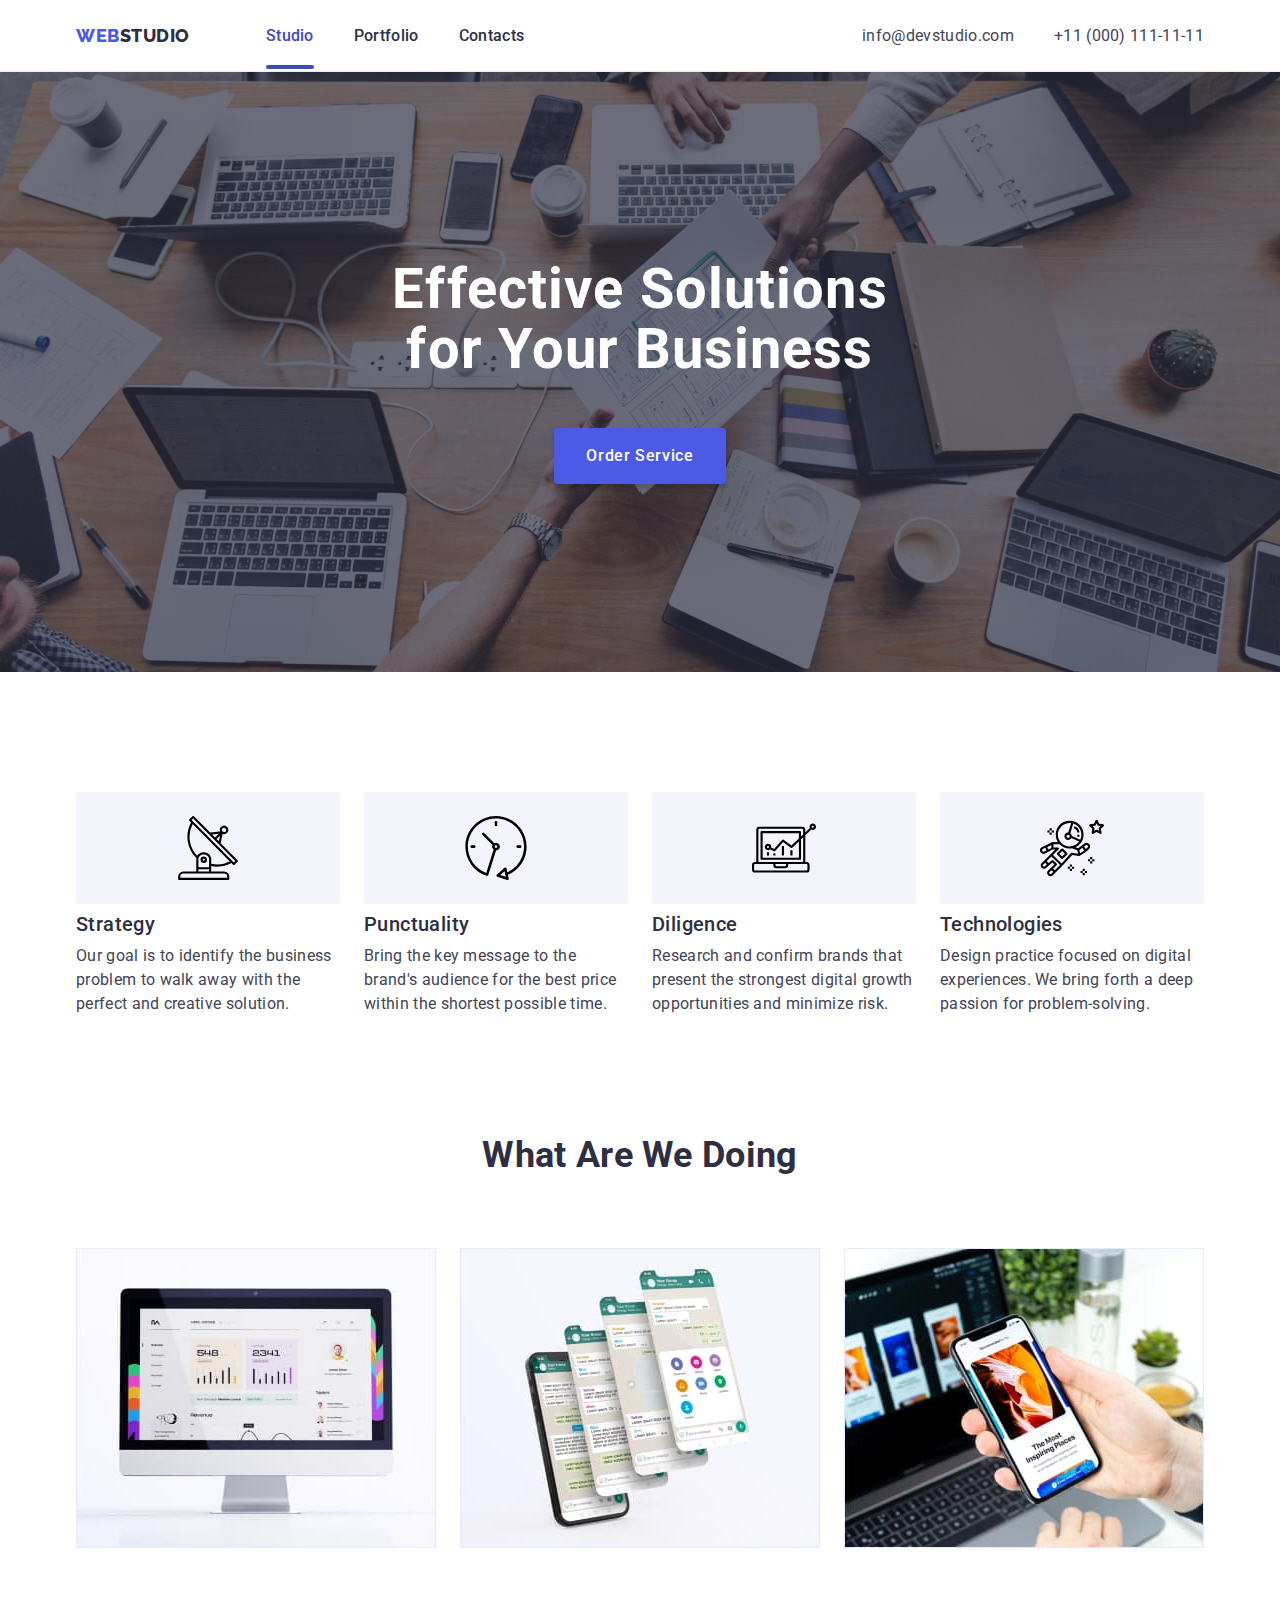
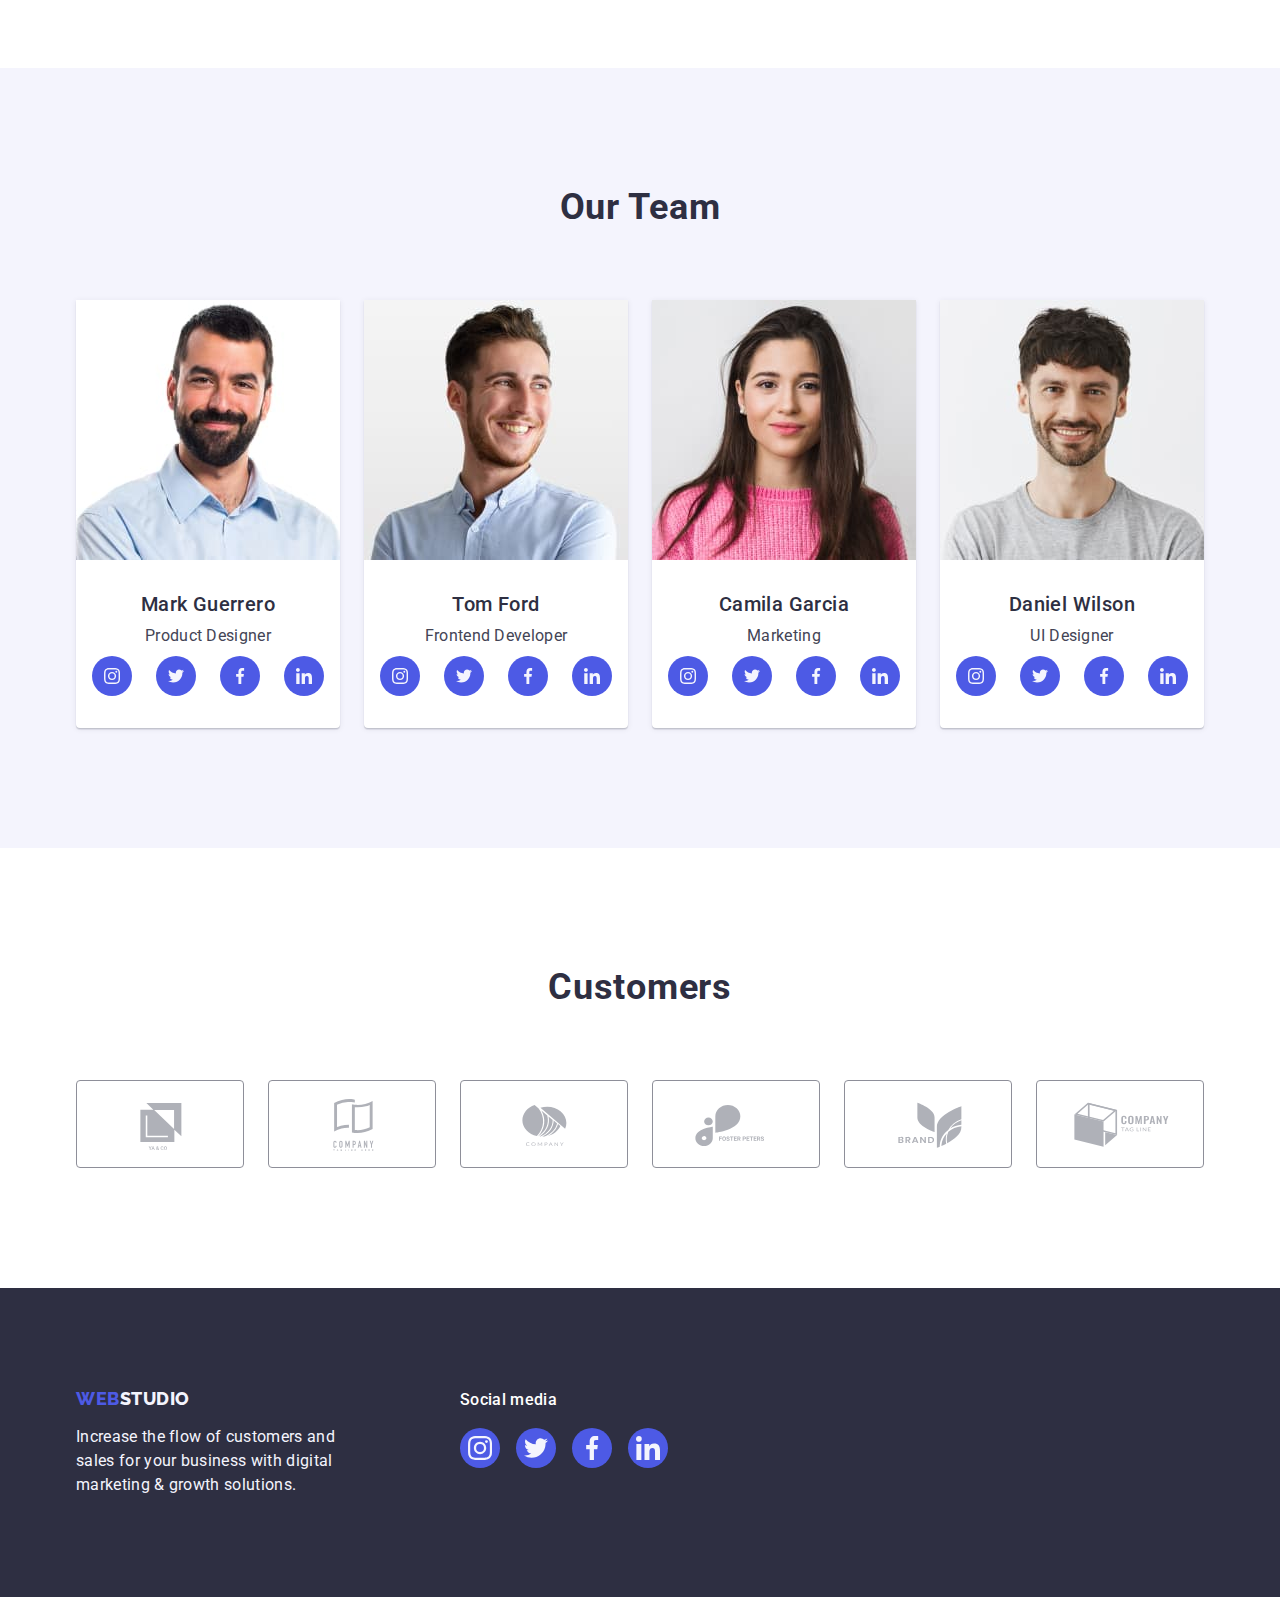
<file: index.html>
<!DOCTYPE html>
<html lang="en">
  <head>
    <meta charset="UTF-8" />
    <meta http-equiv="X-UA-Compatible" content="IE=edge" />
    <meta name="viewport" content="width=device-width, initial-scale=1.0" />
    <title>WebStudio</title>
    <link rel="preconnect" href="https://fonts.googleapis.com" />
    <link rel="preconnect" href="https://fonts.gstatic.com" crossorigin />
    <link
      href="https://fonts.googleapis.com/css2?family=Raleway:wght@800&family=Roboto:wght@400;500;700;900&display=swap"
      rel="stylesheet"
    />
    <link
      rel="stylesheet"
      href="https://cdnjs.cloudflare.com/ajax/libs/modern-normalize/1.0.0/modern-normalize.min.css"
    />
    <link href="https://unpkg.com/aos@2.3.1/dist/aos.css" rel="stylesheet">
    <link rel="stylesheet" href="./css/styles.css" />
  </head>
  <body>
    <!-- Header section -->
    <header class="header">
      <div class="header-container container">
        <nav class="header-nav">
          <a class="link logo header-logo" href="./index.html"
            >Web<span class="logo-dark">Studio</span>
          </a>

          <ul class="header-list list">
            <li class="header-item">
              <a class="link header-link current" href="./index.html">Studio</a>
            </li>
            <li class="header-item">
              <a class="link header-link" href="./portfolio.html">Portfolio</a>
            </li>
            <li class="header-item">
              <a class="link header-link" href="">Contacts</a>
            </li>
          </ul>
        </nav>
        <address class="adress">
          <ul class="adress-list list">
            <li class="adress-item">
              <a class="link adress-link" href="mailto:info@devstudio.com"
                >info@devstudio.com</a
              >
            </li>
            <li class="adress-item">
              <a class="link adress-link" href="tel:+110001111111"
                >+11 (000) 111-11-11</a
              >
            </li>
          </ul>
        </address>
      </div>
    </header>
    <main>
      <!-- Hero section -->
      <section class="hero">
        <div class="container">
          <h1 class="hero-uppertitle">Effective Solutions for Your Business</h1>
          <button class="hero-button" type="button" data-modal-open>Order Service</button>
        </div>
        <!-- Modal window -->
        <div class="backdrop is-hidden" data-modal>
          <div class="modal">
            <button class="modal-button" type="button" data-modal-close>
              <svg class="modal-icon" width="8" height="8">
                <use href="./images/icon.svg#icon-Vector"></use>
              </svg>
            </button>
          </div> 
        </div>
      </section>
      <!-- Feature section -->
      <section class="feature">
        <div class="container">
          <h2 hidden class="feature-uppertitle">Feature section</h2>
          <ul class="feature-list list">
            <li class="feature-item">
              <div class="feature-icon">
                <svg class="feature-svg" width="64" height="64">
                  <use href="./images/icon.svg#icon-antenna"></use>
                </svg>
              </div>
              <h3 class="feature-undertitle">Strategy</h3>
              <p class="feature-text">
                Our goal is to identify the business problem to walk away with
                the perfect and creative solution.
              </p>
            </li>
            <li class="feature-item">
              <div class="feature-icon">
                <svg class="feature-svg" width="64" height="64">
                  <use href="./images/icon.svg#icon-clock"></use>
                </svg>
              </div>
              <h3 class="feature-undertitle">Punctuality</h3>
              <p class="feature-text">
                Bring the key message to the brand's audience for the best price
                within the shortest possible time.
              </p>
            </li>
            <li class="feature-item">
              <div class="feature-icon">
                <svg class="feature-svg" width="64" height="64">
                  <use href="./images/icon.svg#icon-diagram"></use>
                </svg>
              </div>

              <h3 class="feature-undertitle">Diligence</h3>
              <p class="feature-text">
                Research and confirm brands that present the strongest digital
                growth opportunities and minimize risk.
              </p>
            </li>
            <li class="feature-item">
              <div class="feature-icon">
                <svg class="feature-svg" width="64" height="64">
                  <use href="./images/icon.svg#icon-astronaut"></use>
                </svg>
              </div>

              <h3 class="feature-undertitle">Technologies</h3>
              <p class="feature-text">
                Design practice focused on digital experiences. We bring forth a
                deep passion for problem-solving.
              </p>
            </li>
          </ul>
        </div>
      </section>
      <!-- What we are doing section -->
      <section class="doing">
        <div class="container">
          <h2 class="doing-undertitle">What are we doing</h2>
          <ul class="doing-list list">
            <li class="doing-item">
              <img
                class="doing-img"
                src="./images/Doing/computer1.jpg"
                alt="Computer"
                width="360"
                height="300"
              />
            </li>
            <li class="doing-item">
              <img
                class="doing-img"
                src="./images/Doing/site2.jpg"
                alt="Sites"
                width="360"
                height="300"
              />
            </li>
            <li class="doing-item">
              <img
                class="doing-img"
                src="./images/Doing/mobile3.jpg"
                alt="Mobile phone"
                width="360"
                height="300"
              />
            </li>
          </ul>
        </div>
      </section>
      <!-- Our team section-->
      <section class="team">
        <div class="container">
          <h2 class="team-undertitle">Our Team</h2>
          <ul class="team-list list">
            <li class="team-item">
              <img
                class="team-img"
                src="./images/Team/MarkGuerrero1.jpg"
                alt="Mark Guerrero"
                width="264"
                height="260"
              />
              <div class="team-card">
                <h3 class="team-uppertitle">Mark Guerrero</h3>
                <p class="team-text">Product Designer</p>
                <ul class="social-list list">
                  <li class="social-list-item">
                    <a href="" class="social-list-link">
                      <svg class="social-list-icon" width="16" height="16">
                        <use href="./images/icon.svg#icon-instagram"></use>
                      </svg>
                    </a>
                  </li>
                  <li class="social-list-item">
                    <a href="" class="social-list-link">
                      <svg class="social-list-icon" width="16" height="16">
                        <use href="./images/icon.svg#icon-twitter"></use>
                      </svg>
                    </a>
                  </li>
                  <li class="social-list-item">
                    <a href="" class="social-list-link">
                      <svg class="social-list-icon" width="16" height="16">
                        <use href="./images/icon.svg#icon-facebook"></use>
                      </svg>
                    </a>
                  </li>
                  <li class="social-list-item">
                    <a href="" class="social-list-link">
                      <svg class="social-list-icon" width="16" height="16">
                        <use href="./images/icon.svg#icon-linkedin"></use>
                      </svg>
                    </a>
                  </li>
                </ul>
              </div>
            </li>
            <li class="team-item">
              <img
                class="team-img"
                src="./images/Team/TomFord2.jpg"
                alt="Tom Ford"
                width="264"
                height="260"
              />
              <div class="team-card">
                <h3 class="team-uppertitle">Tom Ford</h3>
                <p class="team-text">Frontend Developer</p>
                <ul class="social-list list">
                  <li class="social-list-item">
                    <a href="" class="social-list-link">
                      <svg class="social-list-icon">
                        <use href="./images/icon.svg#icon-instagram"></use>
                      </svg>
                    </a>
                  </li>
                  <li class="social-list-item">
                    <a href="" class="social-list-link">
                      <svg class="social-list-icon">
                        <use href="./images/icon.svg#icon-twitter"></use>
                      </svg>
                    </a>
                  </li>
                  <li class="social-list-item">
                    <a href="" class="social-list-link">
                      <svg class="social-list-icon">
                        <use href="./images/icon.svg#icon-facebook"></use>
                      </svg>
                    </a>
                  </li>
                  <li class="social-list-item">
                    <a href="" class="social-list-link">
                      <svg class="social-list-icon">
                        <use href="./images/icon.svg#icon-linkedin"></use>
                      </svg>
                    </a>
                  </li>
                </ul>
              </div>
            </li>
            <li class="team-item">
              <img
                class="team-img"
                src="./images/Team/CamilaGarcia3.jpg"
                alt="Camila Garcia"
                width="264"
                height="260"
              />
              <div class="team-card">
                <h3 class="team-uppertitle">Camila Garcia</h3>
                <p class="team-text">Marketing</p>
                <ul class="social-list list">
                  <li class="social-list-item">
                    <a href="" class="social-list-link">
                      <svg class="social-list-icon">
                        <use href="./images/icon.svg#icon-instagram"></use>
                      </svg>
                    </a>
                  </li>
                  <li class="social-list-item">
                    <a href="" class="social-list-link">
                      <svg class="social-list-icon">
                        <use href="./images/icon.svg#icon-twitter"></use>
                      </svg>
                    </a>
                  </li>
                  <li class="social-list-item">
                    <a href="" class="social-list-link">
                      <svg class="social-list-icon">
                        <use href="./images/icon.svg#icon-facebook"></use>
                      </svg>
                    </a>
                  </li>
                  <li class="social-list-item">
                    <a href="" class="social-list-link">
                      <svg class="social-list-icon">
                        <use href="./images/icon.svg#icon-linkedin"></use>
                      </svg>
                    </a>
                  </li>
                </ul>
              </div>
            </li>
            <li class="team-item">
              <img
                class="team-img"
                src="./images/Team/DanielWilson4.jpg"
                alt="Daniel Wilson"
                width="264"
                height="260"
              />
              <div class="team-card">
                <h3 class="team-uppertitle">Daniel Wilson</h3>
                <p class="team-text">UI Designer</p>
                <ul class="social-list list">
                  <li class="social-list-item">
                    <a href="" class="social-list-link">
                      <svg class="social-list-icon">
                        <use href="./images/icon.svg#icon-instagram"></use>
                      </svg>
                    </a>
                  </li>
                  <li class="social-list-item">
                    <a href="" class="social-list-link">
                      <svg class="social-list-icon">
                        <use href="./images/icon.svg#icon-twitter"></use>
                      </svg>
                    </a>
                  </li>
                  <li class="social-list-item">
                    <a href="" class="social-list-link">
                      <svg class="social-list-icon">
                        <use href="./images/icon.svg#icon-facebook"></use>
                      </svg>
                    </a>
                  </li>
                  <li class="social-list-item">
                    <a href="" class="social-list-link">
                      <svg class="social-list-icon">
                        <use href="./images/icon.svg#icon-linkedin"></use>
                      </svg>
                    </a>
                  </li>
                </ul>
              </div>
            </li>
          </ul>
        </div>
      </section>
      <!-- Customers -->
      <section class="customers">
        <div class="container">
          <h2 class="customers-uppertitle">Customers</h2>
          <ul class="list customers-list">
            <li class="customers-item">
              <a href="" class="customers-link">
                <svg class="customers-svg" width="104" height="56">
                  <use href="./images/icon.svg#icon-Logo"></use>
                </svg>
              </a>
            </li>
            <li class="customers-item">
              <a href="" class="customers-link">
                <svg class="customers-svg" width="104" height="56">
                  <use href="./images/icon.svg#icon-Logo1"></use>
                </svg>
              </a>
            </li>
            <li class="customers-item">
              <a href="" class="customers-link">
                <svg class="customers-svg" width="104" height="56">
                  <use href="./images/icon.svg#icon-Logo2"></use>
                </svg>
              </a>
            </li>
            <li class="customers-item">
              <a href="" class="customers-link">
                <svg class="customers-svg" width="104" height="56">
                  <use href="./images/icon.svg#icon-Logo3"></use>
                </svg>
              </a>
            </li>
            <li class="customers-item">
              <a href="" class="customers-link">
                <svg class="customers-svg" width="104" height="56">
                  <use href="./images/icon.svg#icon-Logo4"></use>
                </svg>
              </a>
            </li>
            <li class="customers-item">
              <a href="" class="customers-link">
                <svg class="customers-svg" width="104" height="56">
                  <use href="./images/icon.svg#icon-Logo5"></use>
                </svg>
              </a>
            </li>
          </ul>
        </div>
      </section>
    </main>
    <!-- Footer section -->
    <footer class="footer">
      <div class="container footer-flex">
        <div class="footer-first">
          <a class="link logo footer-logo" href="./index.html"
            >Web<span class="logo-light">Studio</span>
          </a>
          <p class="footer-text">
            Increase the flow of customers and sales for your business with
            digital marketing & growth solutions.
          </p>
        </div>
        <div class="footer-second">
          <p class="footer-social">Social media</p>
          <ul class="footer-social-list list">
            <li class="footer-social-list-item">
              <a href="" class="footer-social-list-link">
                <svg class="footer-social-list-icon" width="24" height="24">
                  <use href="./images/icon.svg#icon-instagram"></use>
                </svg>
              </a>
            </li>
            <li class="footer-social-list-item">
              <a href="" class="footer-social-list-link">
                <svg class="footer-social-list-icon" width="24" height="24">
                  <use href="./images/icon.svg#icon-twitter"></use>
                </svg>
              </a>
            </li>
            <li class="footer-social-list-item">
              <a href="" class="footer-social-list-link">
                <svg class="footer-social-list-icon" width="24" height="24">
                  <use href="./images/icon.svg#icon-facebook"></use>
                </svg>
              </a>
            </li>
            <li class="footer-social-list-item">
              <a href="" class="footer-social-list-link">
                <svg class="footer-social-list-icon" width="24" height="24">
                  <use href="./images/icon.svg#icon-linkedin"></use>
                </svg>
              </a>
            </li>
          </ul>
        </div>
      </div>
    </footer>
    <script src="https://unpkg.com/aos@2.3.1/dist/aos.js"></script>
    <script src="./js/animation.js"></script>
    <script src="./js/modal.js">

    </script>
  </body>
</html>
</file>
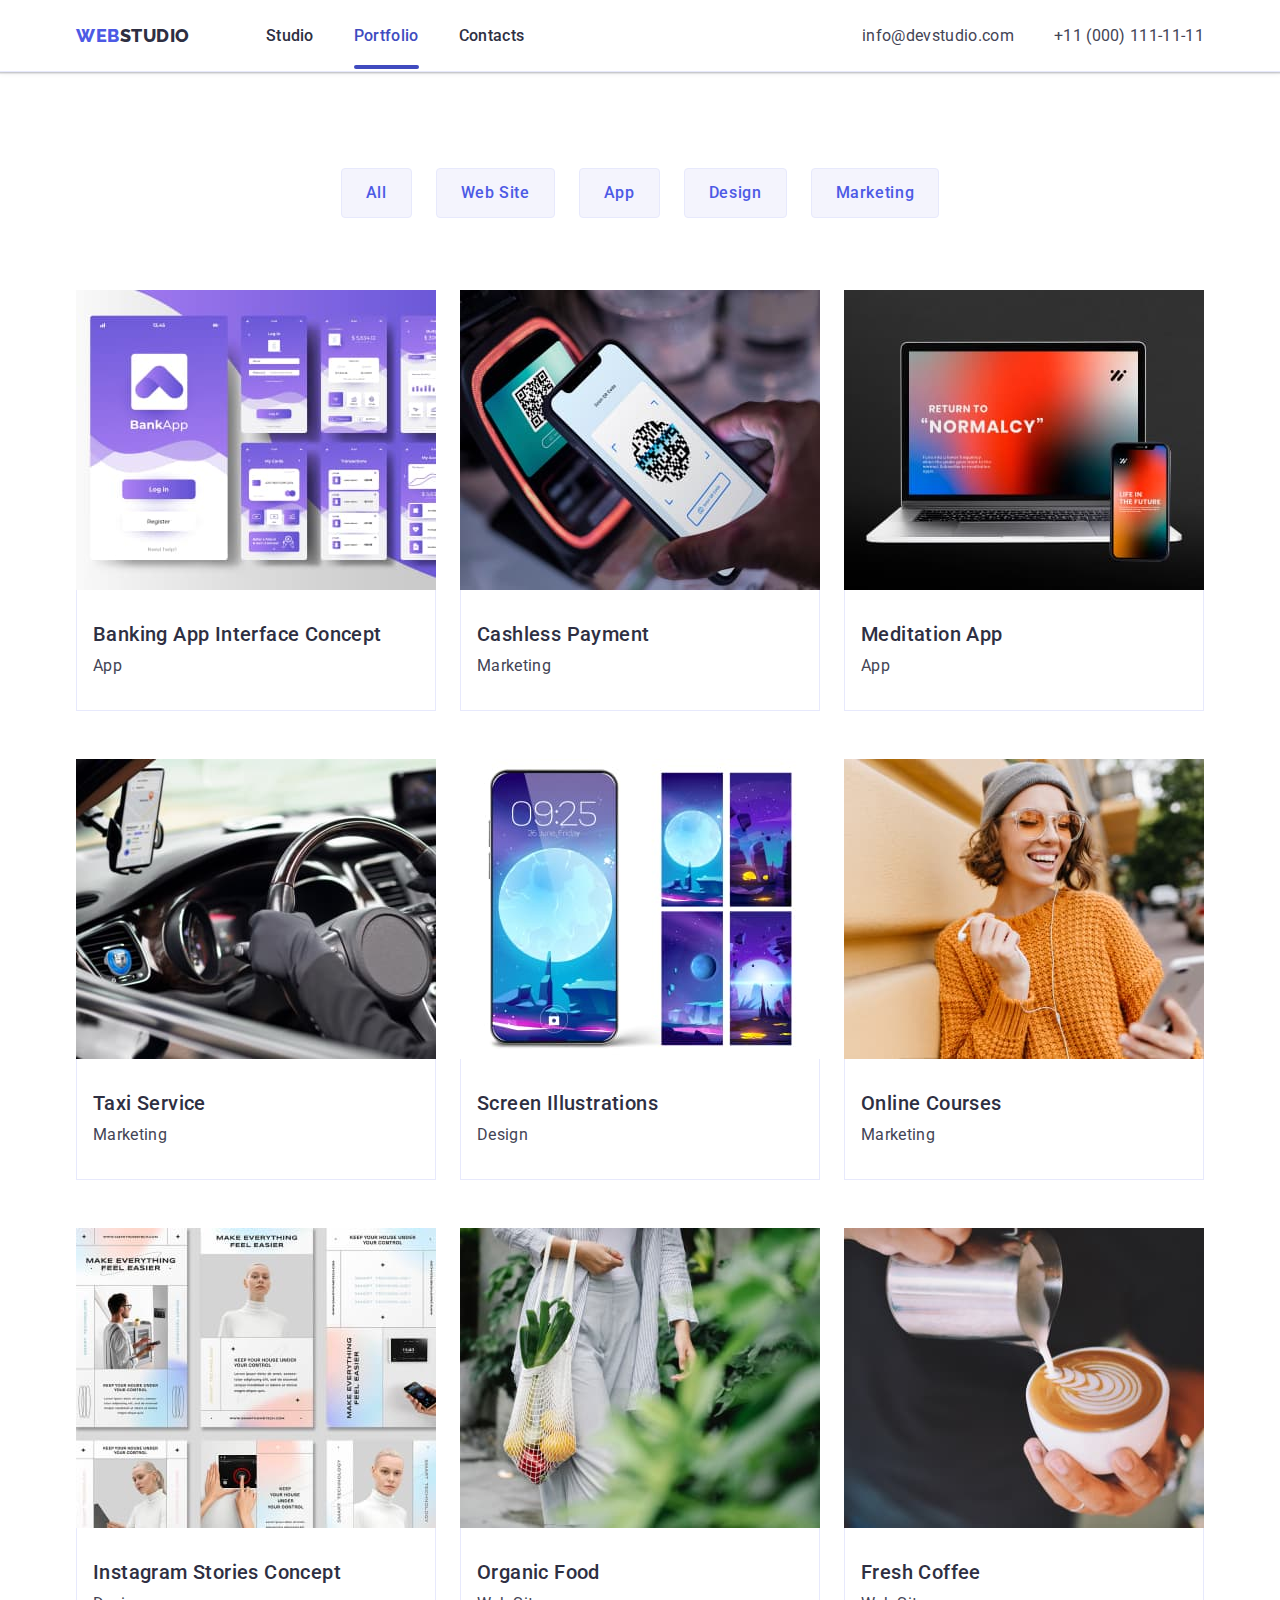
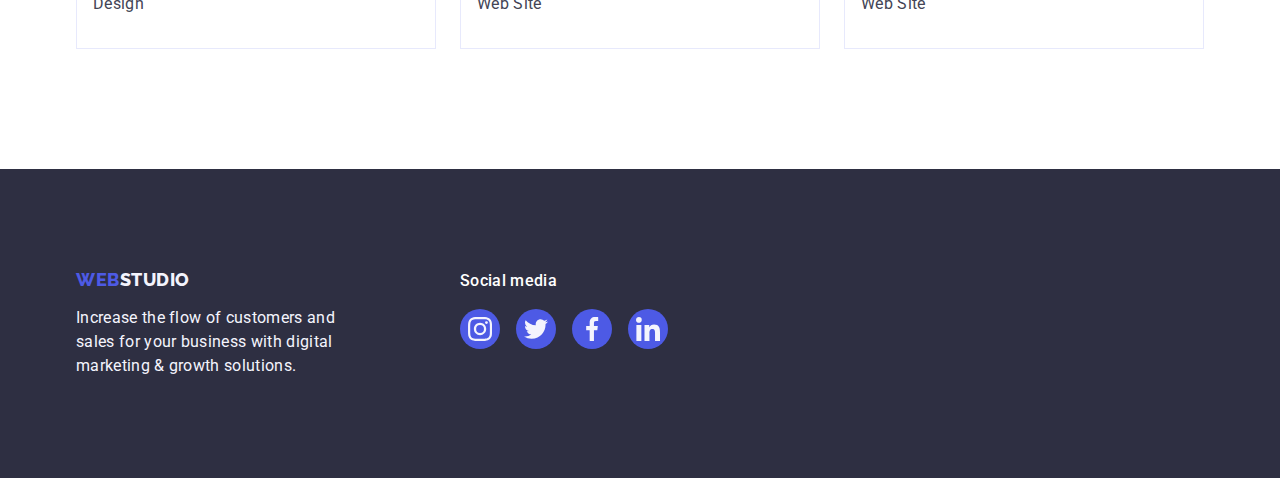
<file: portfolio.html>
<!DOCTYPE html>
<html lang="en">
  <head>
    <meta charset="UTF-8" />
    <meta http-equiv="X-UA-Compatible" content="IE=edge" />
    <meta name="viewport" content="width=device-width, initial-scale=1.0" />
    <title>WebStudio</title>
    <link rel="preconnect" href="https://fonts.googleapis.com" />
    <link rel="preconnect" href="https://fonts.gstatic.com" crossorigin />
    <link
      href="https://fonts.googleapis.com/css2?family=Raleway:wght@800&family=Roboto:wght@400;500;700;900&display=swap"
      rel="stylesheet"
    />
    <link
      rel="stylesheet"
      href="https://cdnjs.cloudflare.com/ajax/libs/modern-normalize/1.0.0/modern-normalize.min.css"
    />
    <link rel="stylesheet" href="./css/styles.css" />
  </head>
  <body>
    <!-- Header section -->
    <header class="header">
      <div class="header-container container">
        <nav class="header-nav">
          <a class="link logo header-logo" href="./index.html"
            >Web<span class="logo-dark">Studio</span></a
          >
          <ul class="header-list list">
            <li class="header-item">
              <a class="link header-link" href="./index.html">Studio</a>
            </li>
            <li class="header-item">
              <a class="link header-link current" href="./portfolio.html">Portfolio</a>
            </li>
            <li class="header-item">
              <a class="link header-link" href="">Contacts</a>
            </li>
          </ul>
        </nav>
        <address class="adress">
          <ul class="adress-list list">
            <li class="adress-item">
              <a class="link adress-link" href="mailto:info@devstudio.com"
                >info@devstudio.com</a
              >
            </li>
            <li class="adress-item">
              <a class="link adress-link" href="tel:+110001111111"
                >+11 (000) 111-11-11</a
              >
            </li>
          </ul>
        </address>
      </div>
    </header>
    <!-- Main section -->
    <main>
      <section class="filters">
        <div class="container">
          <h1 hidden class="filters-uppertitle">Filters</h1>
          <ul class="filters-list list">
            <li class="filters-item">
              <button class="filters-button" type="button">All</button>
            </li>
            <li class="filters-item">
              <button class="filters-button" type="button">Web Site</button>
            </li>
            <li class="filters-item">
              <button class="filters-button" type="button">App</button>
            </li>
            <li class="filters-item">
              <button class="filters-button" type="button">Design</button>
            </li>
            <li class="filters-item">
              <button class="filters-button" type="button">Marketing</button>
            </li>
          </ul>
          <!-- Rows -->
          <ul class="rows-list list">
            <li class="rows-item">
              <a class="link rows-link" href="">
                <div class="rows-wrap">
                  <img
                  class="rows-img"
                  src="./images/Portfolio/one.jpg"
                  alt="Banking App Interface Concept"
                  width="360"
                  height="300"
                />
                  <div class="overlay"><p class="overlay-label">14 Stylish and User-Friendly App Design Concepts · Task Manager App · Calorie Tracker App · Exotic Fruit Ecommerce
                  App ·
                  Cloud Storage App</p></div>
                </div>
                <div class="rows-card">
                  <h2 class="rows-uppertitle">Banking App Interface Concept</h2>
                  <p class="rows-text">App</p>
                </div>
              </a>
            </li>
            <li class="rows-item">
              <a class="link rows-link" href="">
                <div class="rows-wrap"><img
                  class="rows-img"
                  src="./images/Portfolio/two.jpg"
                  alt="Cashless Payment"
                  width="360"
                  height="300"
                />
                <div class="overlay"><p class="overlay-label">14 Stylish and User-Friendly App Design Concepts · Task Manager App · Calorie Tracker App · Exotic Fruit Ecommerce App ·
                Cloud Storage App</p></div>
                </div>
                
                <div class="rows-card">
                  <h2 class="rows-uppertitle">Cashless Payment</h2>
                  <p class="rows-text">Marketing</p>
                </div>
              </a>
            </li>
            <li class="rows-item">
              <a class="link rows-link" href="">
                <div class="rows-wrap"><img
                  class="rows-img"
                  src="./images/Portfolio/three.jpg"
                  alt="Meditation App"
                  width="360"
                  height="300"
                />
                <div class="overlay"><p class="overlay-label">14 Stylish and User-Friendly App Design Concepts · Task Manager App · Calorie Tracker App · Exotic Fruit Ecommerce
                  App ·
                  Cloud Storage App</p></div>
                </div>
                
                <div class="rows-card">
                  <h2 class="rows-uppertitle">Meditation App</h2>
                  <p class="rows-text">App</p>
                </div>
              </a>
            </li>
            <li class="rows-item">
              <a class="link rows-link" href>
                <div class="rows-wrap"><img
                  class="rows-img"
                  src="./images/Portfolio/four.jpg"
                  alt="Taxi Service"
                  width="360"
                  height="300"
                />
                <div class="overlay"><p class="overlay-label">14 Stylish and User-Friendly App Design Concepts · Task Manager App · Calorie Tracker App · Exotic Fruit Ecommerce
                  App ·
                  Cloud Storage App</p>
                </div>
                
                </div>
                
                <div class="rows-card">
                  <h2 class="rows-uppertitle">Taxi Service</h2>
                  <p class="rows-text">Marketing</p>
                </div>
              </a>
            </li>
            <li class="rows-item">
              <a class="link rows-link" href="">
                <div class="rows-wrap"><img
                  class="rows-img"
                  src="./images/Portfolio/five.jpg"
                  alt="Screen Illustrations"
                  width="360"
                  height="300"
                />
                <div class="overlay"><p class="overlay-label">14 Stylish and User-Friendly App Design Concepts · Task Manager App · Calorie Tracker App · Exotic Fruit Ecommerce
                  App ·
                  Cloud Storage App</p>
                </div>
                
                </div>
                
                <div class="rows-card">
                  <h2 class="rows-uppertitle">Screen Illustrations</h2>
                  <p class="rows-text">Design</p>
                </div>
              </a>
            </li>
            <li class="rows-item">
              <a class="link rows-link" href="">
                <div class="rows-wrap"><img
                  class="rows-img"
                  src="./images/Portfolio/six.jpg"
                  alt="Girls with headphones"
                  width="360"
                  height="300"
                />
                <div class="overlay"><p class="overlay-label">14 Stylish and User-Friendly App Design Concepts · Task Manager App · Calorie Tracker App · Exotic Fruit Ecommerce
                  App ·
                  Cloud Storage App</p>
                </div>
                
                </div>
                
                <div class="rows-card">
                  <h2 class="rows-uppertitle">Online Courses</h2>
                  <p class="rows-text">Marketing</p>
                </div>
              </a>
            </li>
            <li class="rows-item">
              <a class="link rows-link" href="">
                <div class="rows-wrap"><img
                  class="rows-img"
                  src="./images/Portfolio/seven.jpg"
                  alt="Instagram Stories Concept"
                  width="360"
                  height="300"
                />
                <div class="overlay"><p class="overlay-label">14 Stylish and User-Friendly App Design Concepts · Task Manager App · Calorie Tracker App · Exotic Fruit Ecommerce
                  App ·
                  Cloud Storage App</p></div>
                
                </div>
                
                <div class="rows-card">
                  <h2 class="rows-uppertitle">Instagram Stories Concept</h2>
                  <p class="rows-text">Design</p>
                </div>
              </a>
            </li>
            <li class="rows-item">
              <a class="link rows-link" href="">
                <div class="rows-wrap"><img
                  class="rows-img"
                  src="./images/Portfolio/eight.jpg"
                  alt="Organic food"
                  width="360"
                  height="300"
                />
                <div class="overlay"><p class="overlay-label">14 Stylish and User-Friendly App Design Concepts · Task Manager App · Calorie Tracker App · Exotic Fruit Ecommerce
                  App ·
                  Cloud Storage App</p></div>
                
                </div>
                
                <div class="rows-card">
                  <h2 class="rows-uppertitle">Organic Food</h2>
                  <p class="rows-text">Web Site</p>
                </div>
              </a>
            </li>
            <li class="rows-item">
              <a class="link rows-link" href="">
                <div class="rows-wrap"><img
                  class="rows-img"
                  src="./images/Portfolio/nine.jpg"
                  alt="Cup of coffee"
                  width="360"
                  height="300"
                />
                <div class="overlay"><p class="overlay-label">14 Stylish and User-Friendly App Design Concepts · Task Manager App · Calorie Tracker App · Exotic Fruit Ecommerce
                  App ·
                  Cloud Storage App</p></div>
                </div>
                
                <div class="rows-card">
                  <h2 class="rows-uppertitle">Fresh Coffee</h2>
                  <p class="rows-text">Web Site</p>
                </div>
              </a>
            </li>
          </ul>
        </div>
      </section>
    </main>
    <!-- Footer section -->
    <footer class="footer">
      <div class="container footer-flex">
        <div class="footer-first">
          <a class="link logo footer-logo" href="./index.html"
            >Web<span class="logo-light">Studio</span>
          </a>
          <p class="footer-text">
            Increase the flow of customers and sales for your business with
            digital marketing & growth solutions.
          </p>
        </div>
        <div class="footer-second">
          <h2 class="footer-social">Social media</h2>
          <ul class="footer-social-list list">
            <li class="footer-social-list-item">
              <a href="" class="footer-social-list-link">
                <svg class="footer-social-list-icon" width="24" height="24">
                  <use href="./images/icon.svg#icon-instagram"></use>
                </svg>
              </a>
            </li>
            <li class="footer-social-list-item">
              <a href="" class="footer-social-list-link">
                <svg class="footer-social-list-icon" width="24" height="24">
                  <use href="./images/icon.svg#icon-twitter"></use>
                </svg>
              </a>
            </li>
            <li class="footer-social-list-item">
              <a href="" class="footer-social-list-link">
                <svg class="footer-social-list-icon" width="24" height="24">
                  <use href="./images/icon.svg#icon-facebook"></use>
                </svg>
              </a>
            </li>
            <li class="footer-social-list-item">
              <a href="" class="footer-social-list-link">
                <svg class="footer-social-list-icon" width="24" height="24">
                  <use href="./images/icon.svg#icon-linkedin"></use>
                </svg>
              </a>
            </li>
          </ul>
        </div>
      </div>
    </footer>
  </body>
</html>
</file>
<file: css/styles.css>
:root {
/* Fonts */
    --primary-font: Roboto, sans-serif;
    --secondary-font: Raleway, sans-serif;
/* Text colors */
    --navy-blue: #2e2f42;
    --slate: #434455;
    --white: #ffffff;
    --cloud: #f4f4fd;
    --iris: #4d5ae5;
/* other */
    --background: rgba(46, 47, 66, 0.7);
    --ocean: #404bbf;
    --green: #31d0aa;
    --light-slate: #8e8f99;
    --cornflower: #e7e9fc;
    --dairy: #fcfcfc;

    --header-idx: 10;
    --modal-idx: 100;
    
    --anim-fast: 400ms ease-in;
    --anim-slow: 1000ms ease-in-out;
}


body {
    font-family: Roboto, sans-serif;
    font-family: var(--primary-font);
    font-size: 16px;
    line-height: 1.5;
    letter-spacing: 0.02em;
    color: var(--slate);
    background-color: var(--white);
}
img {
    display: block;
    max-width: 100%;
    height: auto;
}

/* reset start */

h1,
h2,
h3,
p {
    margin: 0;
}
.link {
    text-decoration: none;
}
.list {
    list-style: none;
    padding: 0;
    margin: 0;
}

/* reset end */

.container {
    max-width: 1158px;
    padding: 0 15px;
    margin: 0 auto;

}
.logo {
        font-family: var(--secondary-font);
        font-weight: 800;
        font-size: 18px;
        line-height: 1.17;
        letter-spacing: 0.03em;
        text-transform: uppercase;
        color: var(--iris);
}

.logo-dark {
    color: var(--navy-blue);
    
}

.logo-light {
    color: var(--cloud);
}

/* header */

.header {
    height: 72px;
    border-bottom: 1px solid var(--cornflower);
    box-shadow: 0px 2px 1px rgba(46, 47, 66, 0.08), 0px 1px 1px rgba(46, 47, 66, 0.16), 0px 1px 6px rgba(46, 47, 66, 0.08);
}
.header-logo {
    margin-right: 76px;
}

.header-container {
    display: flex;
    justify-content: space-between;
    height: 72px;
    align-items: center;
}
.header-nav {
    display: flex;
    font-weight: 500;
    color: var(--navy-blue);
    margin-right: 332px;
    align-items: center;
}


.header-list {
    display: flex;
    align-items: center;
    gap: 40px;
}


.header-item {}
.header-link {
    color: inherit;
    padding: 24px 0;
    position: relative;
    transition-duration: 250ms;
    transition-timing-function: cubic-bezier(0.4, 0, 0.2, 1);
    transition-property: color;
}


.header-link:hover,
.header-link:focus {
    color: var(--ocean);
}

.header-link::after {
    content: "";
    display: block;
    position: absolute;
    bottom: 0;
    width: 100%;
    height: 4px;
    left: 0px;
    border-radius: 2px;
    transition-duration: 250ms;
    transition-timing-function: cubic-bezier(0.4, 0, 0.2, 1);
}
.header-link.current::after {
    background-color: var(--ocean);
}
.header-link.current {
    color: var(--ocean);
}

/* adress */

.adress {
    font-style: inherit;
    align-items: center;
}

.adress-list {
    display: flex;
    gap: 40px;
    align-items: center;
}

.adress-item {}

.adress-link {
    display: inline-block;
    color: inherit;
    align-items: center;
    padding: 24px 0;
    transition-duration: 250ms;
    transition-timing-function: cubic-bezier(0.4, 0, 0.2, 1);

}
.adress-link:hover,
.adress-link:focus {
    color: var(--ocean);
}

/* hero */

.hero {
    padding: 188px 0;
    background-image: linear-gradient(
        to bottom, 
        var(--background), 
        var(--background)
        ),
        url(../images/Hero/people-office.jpg);
        background-color: var(--background);
    background-repeat: no-repeat;
    background-position: center;
    background-size: cover;
    max-width: 1440px;
    height: 600px;
    margin-left: auto;
    margin-right: auto;
}

.hero-uppertitle {
            font-size: 56px;
            line-height: 1.07;
            color: var(--white);
            text-align: center;
            letter-spacing: 0.02em;
            width: 496px;
            margin-bottom: 48px;
            margin-left: auto;
            margin-right: auto;
            max-width: 496px;    
}

.hero-button {
        box-sizing: border-box;
        display: block;
        background: var(--iris);
        box-shadow: 0px 4px 4px rgba(0, 0, 0, 0.15);
        border-radius: 4px;
        color: var(--white);
        cursor: pointer;
        font-weight: 500;
        font-size: 16px;
        line-height: 1.5;
        letter-spacing: 0.04em;
        font-family: inherit;
        min-width: 169px;
        height: 56px;
        text-align: center;
        margin-left: auto;
        margin-right: auto;
        padding: 16px 32px;
        border: none;
        transition-duration: 250ms;
        transition-timing-function: cubic-bezier(0.4, 0, 0.2, 1);
        transition-property: background-color;
}
.hero-button:hover,
.hero-button:focus {
    background-color: var(--ocean);
}
/* Modal styles */
.backdrop {
    position: fixed;
    background-color: rgba(46, 47, 66, 0.4);
    width: 100%;
    height: 100%;
    top: 0;
    left: 0;
    z-index: 100;
    transition: opacity 200ms ease, visibility 200ms ease;
}
.backdrop.is-hidden {
    opacity: 0;
    visibility: hidden;
    pointer-events: none;
}
.modal {
    position: absolute;
    width: 408px;
    min-height: 584px;
    background-color: var(--dairy);
    box-shadow: 0px 1px 1px rgba(0, 0, 0, 0.14), 0px 1px 3px rgba(0, 0, 0, 0.12), 0px 2px 1px rgba(0, 0, 0, 0.2);
    border-radius: 4px;
    z-index: 100;
    top: 50%;
    left: 50%;
    padding: 24px;
    transform: translate(-50%, -50%) rotate(0) scale(1);
    opacity: 1;
    transition: transform 400 ms ease-in 200ms, opacity 400ms ease-in 200ms;
    }

.backdrop.is-hidden.modal {
    transform: translate(-50%, -50%) rotate(360deg) scale (0.2);
    opacity: 0;
    }
.modal-button {
    display: flex;
    justify-content: center;
    align-items: center;
    margin-left: auto;
    width: 24px;
    height: 24px;
    background-color: var(--cornflower);
    border-radius: 50%;
    border: 1px solid rgba(0, 0, 0, 0.1);
    cursor: pointer;
    transition-property: background-color;
    transition-duration: 250ms;
    transition-timing-function: cubic-bezier(0.4, 0, 0.2, 1);
}    
.modal-button:hover,
.modal-button:focus {
    fill: var(--white);
    background-color: var(--ocean);
    color: var(--white);
}
.modal-icon {
}

/* feature */

.feature {
    padding: 120px 0;
}

.feature-uppertitle {
}

.feature-list {
    display: flex;
    gap: 24px;
}

.feature-item {
    width: calc((100%-72px) / 4);
}
.feature-icon {
    display: flex;
    align-items: center;
    justify-content: center;
    height: 112px;
    background-color: var(--cloud);
    border-radius: 4px;
    margin-bottom: 8px;
    width: 264px;
}

.feature-undertitle {
        font-weight: 500;
        font-size: 20px;
        line-height: 1.2;
        color: var(--navy-blue);
        letter-spacing: 0.02em;
        margin-bottom: 8px;
}

.feature-text {}

/* what we are doing */

.doing {
    padding: 120px 0;
    padding-top: 0;
}

.doing-undertitle {
        font-size: 36px;
        line-height: 1.17;
        color: var(--navy-blue);
        line-height: 1.11;
        text-align: center;
        text-transform: capitalize;
        margin: auto;
        margin-bottom: 72px;
}

.doing-list {
    display: flex;
    gap: 24px;
}

.doing-item {
    width: calc((100%-48px)/3);
}

.doing-img {}
/* our team */

.team {
    background-color: var(--cloud);
    padding: 120px 0;
}

.team-undertitle {
        font-size: 36px;
        color: var(--navy-blue);
        letter-spacing: 0.02em;
        margin-left: auto;
        margin-right: auto;
        line-height: 1.11;
        margin-bottom: 72px;
        text-align: center;
}

.team-list {
    display: flex;
    gap: 24px;
}

.team-item {
    background-color: var(--white);
    text-align: center;
    width: calc((100% - 72px) / 4);
    border-radius: 0px 0px 4px 4px;
    box-shadow: 0px 1px 6px rgba(46, 47, 66, 0.08), 0px 1px 1px rgba(46, 47, 66, 0.16), 0px 2px 1px rgba(46, 47, 66, 0.08);
}

.team-img {
}

.team-card {
    padding: 32px 0;
    border-radius: 0px 0px 4px 4px;

}
.team-uppertitle {
    font-weight: 500;
        font-size: 20px;
        line-height: 1.2;
        color: var(--navy-blue);
        letter-spacing: 0.02em;
        margin-bottom: 8px;
}

.team-text {
    margin-bottom: 8px;
}
.social-list {
    display: flex;
    justify-content: center;
    gap: 24px;
}

.social-list-item {
    width: 40px;
    height: 40px;
}
.social-list-link {
    display: flex;
    justify-content: center;
    align-items: center;
    width: 100%;
    height: 100%;
    background-color: var(--iris);
    border-radius: 50%;
    transition-duration: 250ms;
    transition-timing-function: cubic-bezier(0.4, 0, 0.2, 1);
    transition-property: background-color;
}
.social-list-link:hover,
.social-list-link:focus {
    background-color: var(--ocean);
} 
.social-list-icon {
    width: 16px;
    height: 16px;
    fill: var(--cloud)
}

/* customers */
.customers {
    padding: 120px 0;
    
}
.customers-uppertitle {
    margin-bottom: 72px;
    font-size: 36px;
    text-align: center;
    letter-spacing: 0.02em;
    color: var(--navy-blue);
    margin-right: auto;
    margin-left: auto;
    line-height: 1.1;
}
.customers-list {
    display: flex;
    justify-content: center;
    gap: 24px;
}
.customers-item {
    width: calc((100% - 120px) / 6);
    height: 88px;
   
}
.customers-link {
    display: flex;
    align-items: center;
    justify-content: center;
    border: 1px solid var(--light-slate);
    border-radius: 4px;
    color: #afb1b8;  
    height: 100%;
    width: 100%;
    transition-duration: 250ms;
    transition-timing-function: cubic-bezier(0.4, 0, 0.2, 1);
    transition-property: color;
}
.customers-link:hover,
.customers-link:focus {
    border-color: var(--ocean);
    color: var(--ocean);
}
.customers-svg {
    fill: currentColor;
    width: 104px;
    height: 56px;
    justify-content: center;
    align-items: center;
}

/* footer */

.footer {
    background-color: var(--navy-blue);
    padding: 100px 0;
}
.footer-logo {
    display: inline-block;
    margin-bottom: 16px;
}

.footer-text {
    color: var(--cloud);
    width: 264px;
}

.footer-social-list {
    display: flex;
    justify-content: center;
    gap: 16px;
}

.footer-social-list-link {
    display: flex;
    justify-content: center;
    align-items: center;
    width: 40px;
    height: 40px;
    background-color: var(--iris);
    border-radius: 50%;
    transition-duration: 250ms;
    transition-timing-function: cubic-bezier(0.4, 0, 0.2, 1);
    transition-property: background-color;
}
.footer-social-list-link:hover,
.footer-social-list-link:focus {
    background-color: var(--green);

}
.footer-social-list-icon {
    fill: var(--cloud);
}
.footer-flex {
    display: flex;
    align-items: baseline;
}
.footer-first {
    margin-right: 120px;
}
.footer-social {
    margin-bottom: 16px;
    color: var(--white);
    height: 24px;
    font-weight: 500;
    font-size: 16px;
    line-height: 1.5;
    letter-spacing: 0.02em;
}

/* Portfolio */

/* filters */
.filters {
    padding-bottom: 120px;
    padding-top: 96px;
}

.filters-uppertitle {
  
}

.filters-list {
    display: flex;
    gap: 24px;
    margin-bottom: 72px;
    justify-content: center;
}

.filters-item {}

.filters-button {
    letter-spacing: 0.04em;
    color: var(--iris);
    background-color: var(--cloud);
    border: 1px solid var(--cornflower);
        border-radius: 4px;
        cursor: pointer;
        font-family: inherit;
        font-weight: 500;
        font-size: 16px;
        line-height: 1.5;
        letter-spacing: 0.04em;
        padding: 12px 24px;
        min-height: 48px;
        transition-duration: 250ms;
        transition-timing-function: cubic-bezier(0.4, 0, 0.2, 1);
        transition-property: backgroun-colorcolor, border-color, box-shadow;
}
.filters-button:hover,
.filters-button:focus {
    background-color: var(--ocean);
    box-shadow: 0px 3px 1px rgba(0, 0, 0, 0.1), 0px 2px 1px rgba(0, 0, 0, 0.08), 0px 2px 2px rgba(0, 0, 0, 0.12);
    border-radius: 4px;
    color: var(--white);
    border: 1px solid transparent;
}
/* rows */

.rows {}

.rows-undertitle {}

.rows-list {
    display: flex;
    flex-wrap: wrap;
    row-gap: 48px;
    column-gap: 24px;
}

.rows-item {
    width: calc((100% - 48px) / 3);
}
.rows-item:hover .overlay 
.rows-item:focus .overlay {
    transition-duration: 250ms;
    transition-timing-function: cubic-bezier(0.4, 0, 0.2, 1);
    transform: translateY(0);
}
.rows-link {
    display: block;
    transition-duration: 250ms;
    transition-timing-function: cubic-bezier(0.4, 0, 0.2, 1);
    transition-property: box-shadow;
}


.rows-link:hover,
.rows-link:focus {
    display: block;
    box-shadow: 0px 1px 6px rgba(46, 47, 66, 0.08), 0px 1px 1px rgba(46, 47, 66, 0.16), 0px 2px 1px rgba(46, 47, 66, 0.08);
}
.rows-wrap {
    position: relative;
    overflow: hidden;
}
.rows-img {
}
.overlay {
    padding: 40px 32px 164px;
    width: 100%;
    height: 100%;
    position: absolute;
    top: 0;
    left: 0;
    background-color: var(--iris);
    transform: translateY(100%);
    transition-duration: 250ms;
    transition-timing-function: cubic-bezier(0.4, 0, 0.2, 1);
}
.overlay-label {
    color: var(--cloud);
}
.rows-card {
   padding: 32px 16px;
    border: 1px solid var(--cornflower); 
    border-top: none;
}
.rows-uppertitle {
    font-weight: 500;
        font-size: 20px;
        line-height: 1.2;
        color: var(--navy-blue);
        letter-spacing: 0.02em;
        margin-bottom: 8px;
}

.rows-text {
    color: var(--slate);
}
</file>
